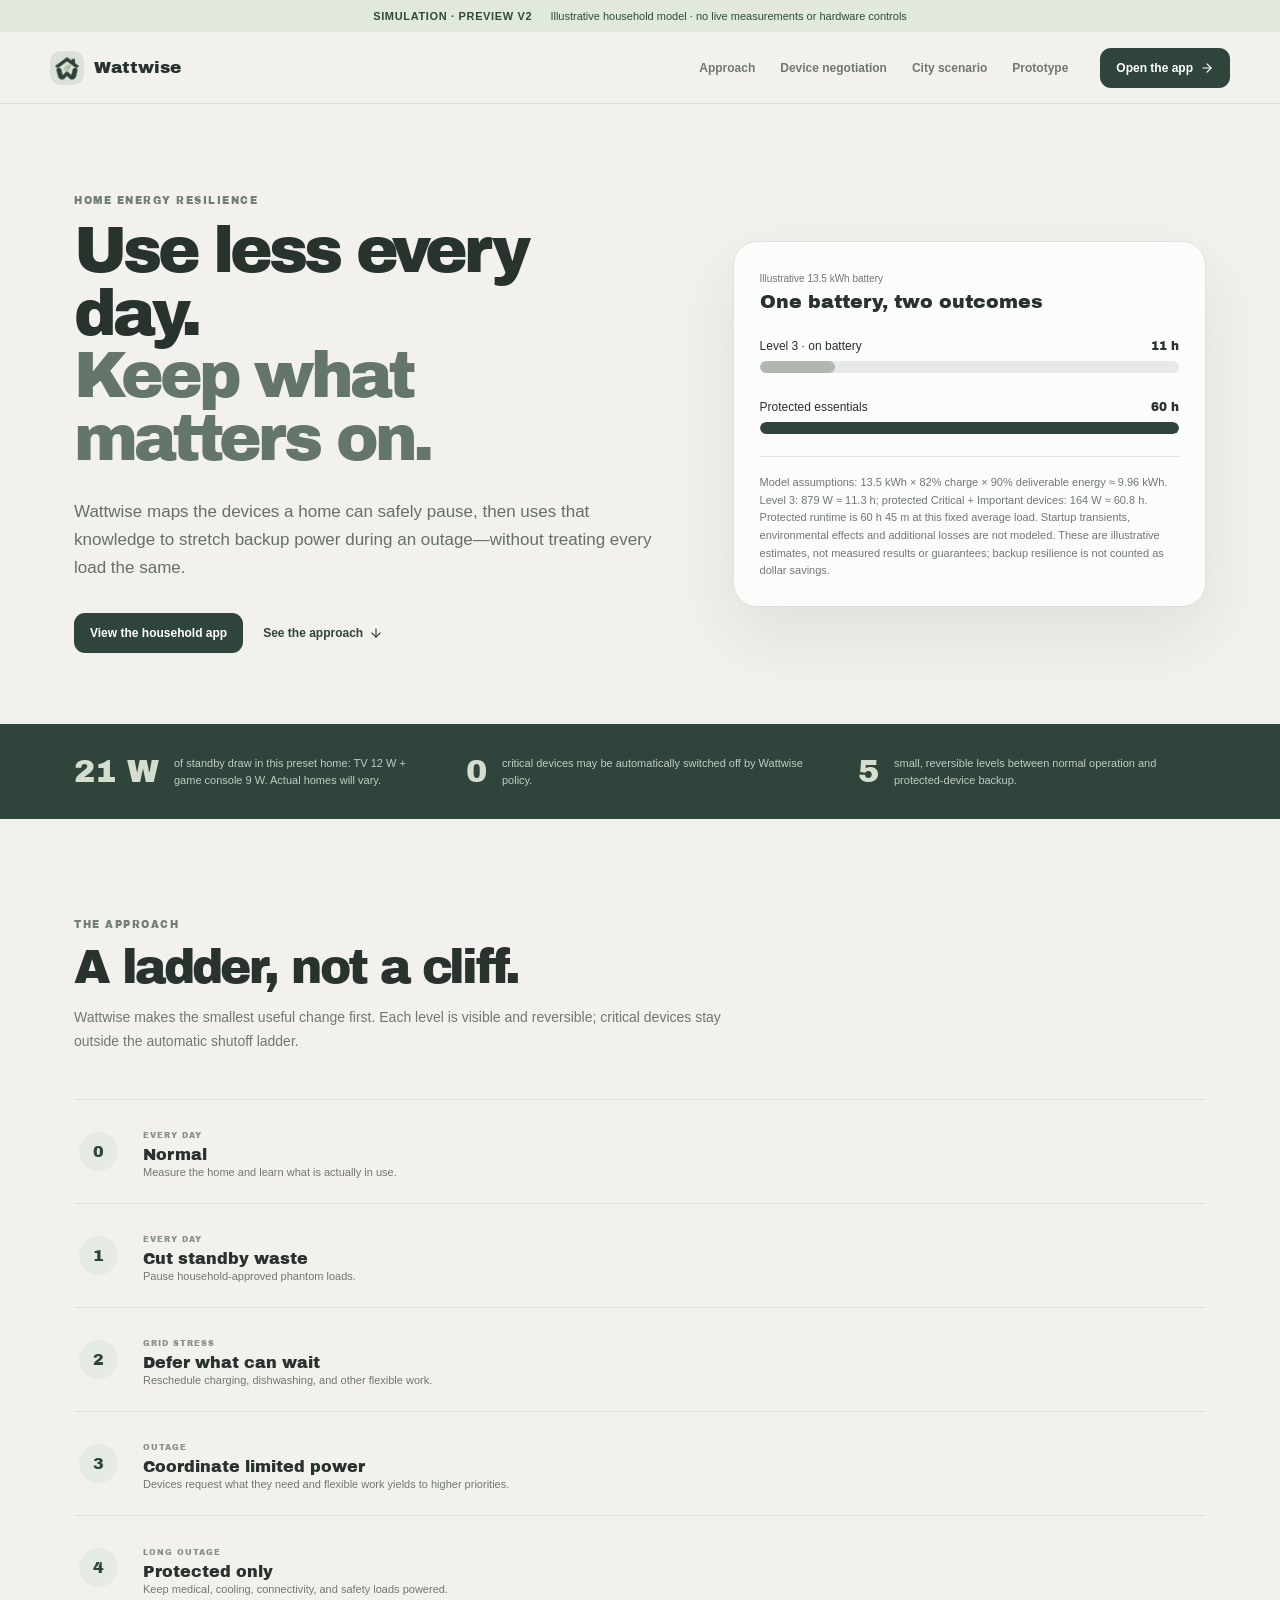
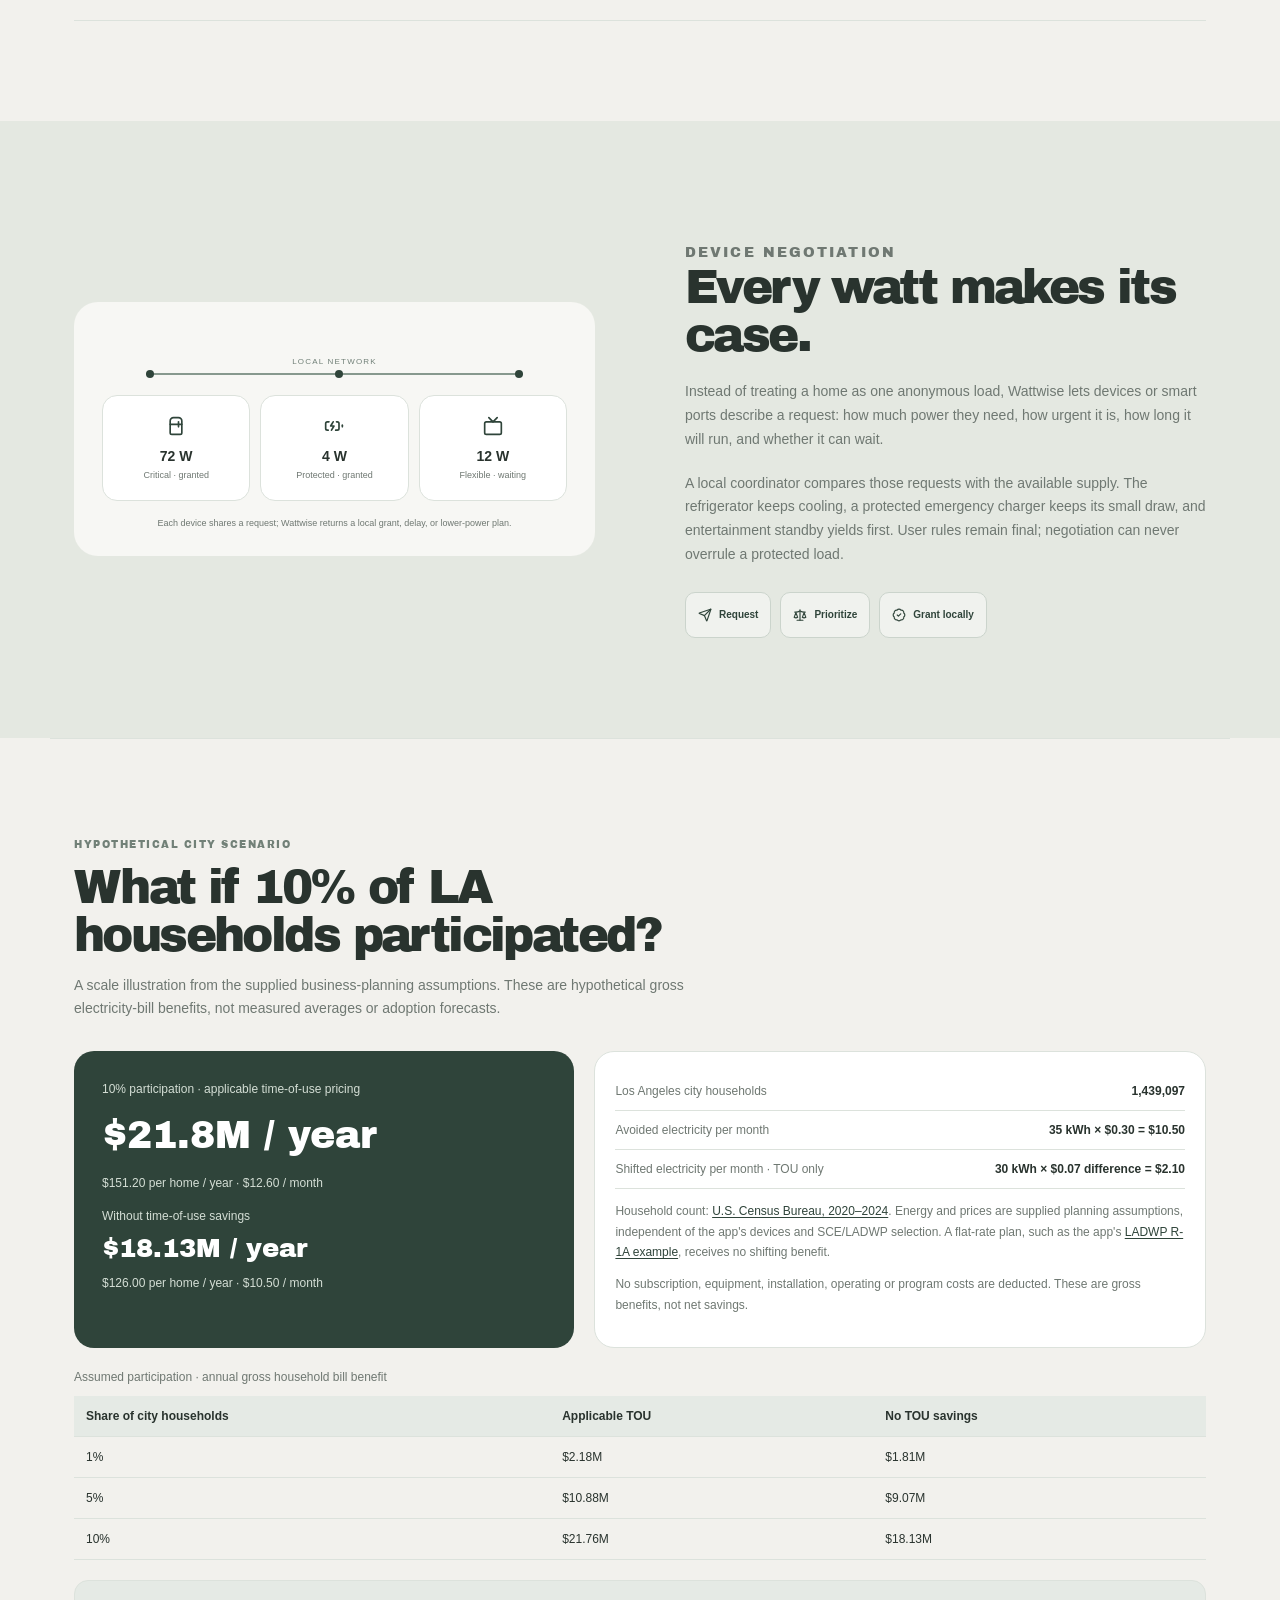
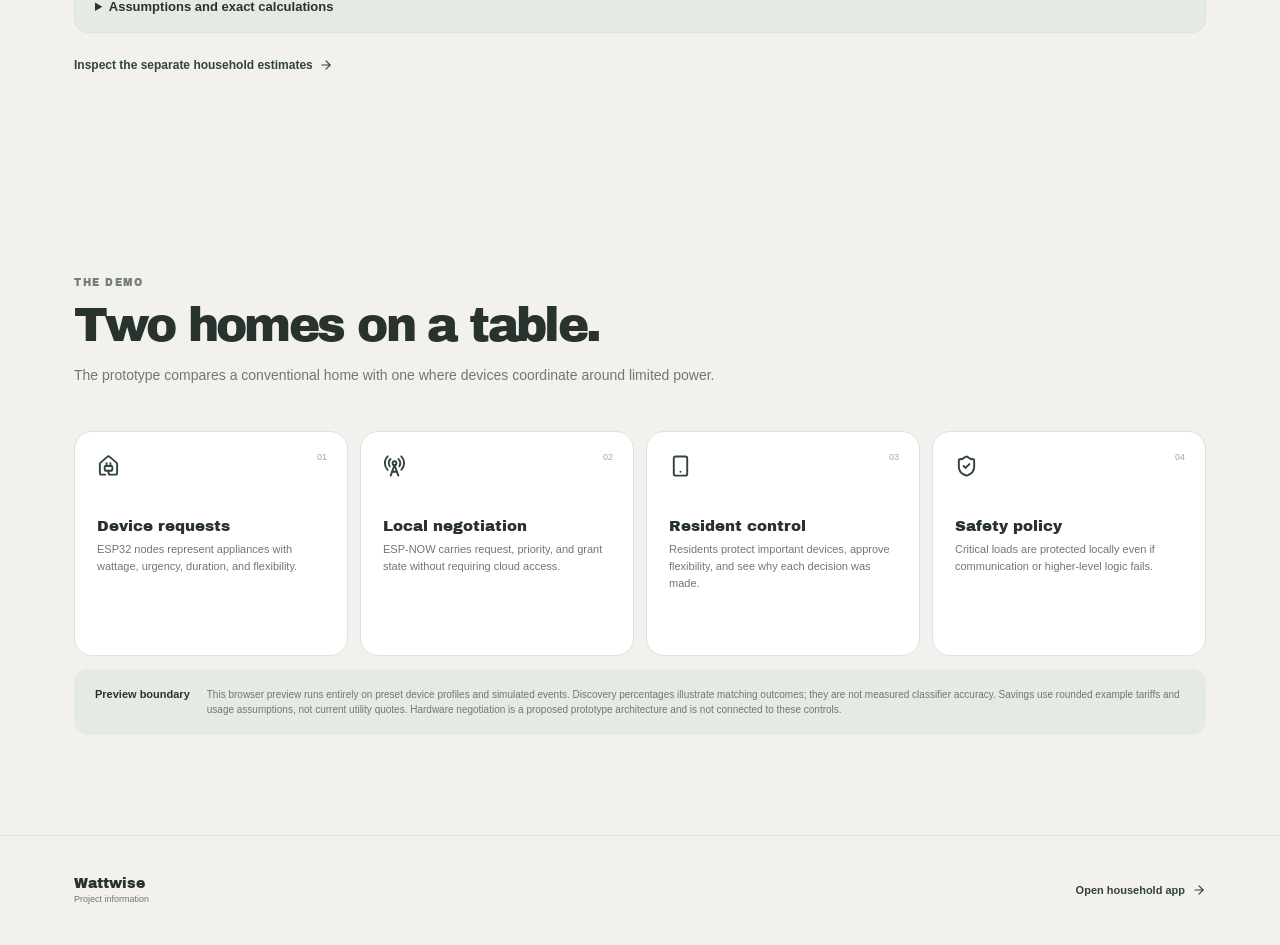
<file: info.html>
<!doctype html>
<html lang="en">
<head>
  <meta charset="utf-8">
  <meta name="viewport" content="width=device-width, initial-scale=1">
  <meta name="theme-color" content="#2f443a">
  <title>How Wattwise Works</title>
  <link rel="icon" type="image/png" href="assets/wattwise-logo.png">
  <link rel="stylesheet" href="assets/fonts.css">
  <link rel="stylesheet" href="info.css">
</head>
<body>
  <div class="info-simulation"><strong>SIMULATION · PREVIEW V2</strong><span>Illustrative household model · no live measurements or hardware controls</span></div>
  <header class="site-header">
    <a class="info-brand" href="#top"><span><img src="assets/wattwise-logo.png" alt=""></span>Wattwise</a>
    <nav aria-label="Information page"><a href="#approach">Approach</a><a href="#device-negotiation">Device negotiation</a><a href="#city-scenario">City scenario</a><a href="#prototype">Prototype</a></nav>
    <a class="app-button" href="index.html">Open the app <i data-lucide="arrow-right"></i></a>
  </header>

  <main id="top">
    <section class="hero">
      <div class="hero-copy">
        <p class="kicker">HOME ENERGY RESILIENCE</p>
        <h1>Use less every day.<br><em>Keep what matters on.</em></h1>
        <p class="hero-text">Wattwise maps the devices a home can safely pause, then uses that knowledge to stretch backup power during an outage—without treating every load the same.</p>
        <div class="hero-actions"><a class="primary-link" href="index.html">View the household app</a><a class="text-link" href="#approach">See the approach <i data-lucide="arrow-down"></i></a></div>
      </div>
      <div class="runtime-card" aria-label="Illustrative backup runtime comparison">
        <div class="runtime-top"><span>Illustrative 13.5 kWh battery</span><strong>One battery, two outcomes</strong></div>
        <div class="runtime-row"><div><span>Level 3 · on battery</span><strong>11 h</strong></div><div class="runtime-track"><i style="width:18%"></i></div></div>
        <div class="runtime-row emphasized"><div><span>Protected essentials</span><strong>60 h</strong></div><div class="runtime-track"><i style="width:100%"></i></div></div>
        <p>Model assumptions: 13.5 kWh × 82% charge × 90% deliverable energy ≈ 9.96 kWh. Level 3: 879 W ≈ 11.3 h; protected Critical + Important devices: 164 W ≈ 60.8 h. Protected runtime is 60 h 45 m at this fixed average load. Startup transients, environmental effects and additional losses are not modeled. These are illustrative estimates, not measured results or guarantees; backup resilience is not counted as dollar savings.</p>
      </div>
    </section>

    <section class="problem-band">
      <div><strong>21 W</strong><span>of standby draw in this preset home: TV 12 W + game console 9 W. Actual homes will vary.</span></div>
      <div><strong>0</strong><span>critical devices may be automatically switched off by Wattwise policy.</span></div>
      <div><strong>5</strong><span>small, reversible levels between normal operation and protected-device backup.</span></div>
    </section>

    <section class="content-section" id="approach">
      <div class="section-intro"><p class="kicker">THE APPROACH</p><h2>A ladder, not a cliff.</h2><p>Wattwise makes the smallest useful change first. Each level is visible and reversible; critical devices stay outside the automatic shutoff ladder.</p></div>
      <div class="ladder">
        <article><span>0</span><div><small>EVERY DAY</small><h3>Normal</h3><p>Measure the home and learn what is actually in use.</p></div></article>
        <article><span>1</span><div><small>EVERY DAY</small><h3>Cut standby waste</h3><p>Pause household-approved phantom loads.</p></div></article>
        <article><span>2</span><div><small>GRID STRESS</small><h3>Defer what can wait</h3><p>Reschedule charging, dishwashing, and other flexible work.</p></div></article>
        <article><span>3</span><div><small>OUTAGE</small><h3>Coordinate limited power</h3><p>Devices request what they need and flexible work yields to higher priorities.</p></div></article>
        <article><span>4</span><div><small>LONG OUTAGE</small><h3>Protected only</h3><p>Keep medical, cooling, connectivity, and safety loads powered.</p></div></article>
      </div>
    </section>

    <section class="split-section" id="device-negotiation">
      <div class="signal-visual" aria-label="Three household devices coordinating their power requests over a local network">
        <div class="signal-line"><span></span><span></span><span></span></div>
        <div class="battery-nodes"><div><i data-lucide="refrigerator"></i><b>72 W</b><small>Critical · granted</small></div><div><i data-lucide="battery-charging"></i><b>4 W</b><small>Protected · granted</small></div><div><i data-lucide="tv"></i><b>12 W</b><small>Flexible · waiting</small></div></div>
        <p>Each device shares a request; Wattwise returns a local grant, delay, or lower-power plan.</p>
      </div>
      <div class="signal-copy">
        <p class="kicker">DEVICE NEGOTIATION</p>
        <h2>Every watt makes its case.</h2>
        <p>Instead of treating a home as one anonymous load, Wattwise lets devices or smart ports describe a request: how much power they need, how urgent it is, how long it will run, and whether it can wait.</p>
        <p>A local coordinator compares those requests with the available supply. The refrigerator keeps cooling, a protected emergency charger keeps its small draw, and entertainment standby yields first. User rules remain final; negotiation can never overrule a protected load.</p>
        <div class="research-links"><span><i data-lucide="send"></i>Request</span><span><i data-lucide="scale"></i>Prioritize</span><span><i data-lucide="badge-check"></i>Grant locally</span></div>
      </div>
    </section>

    <section class="content-section city-scenario" id="city-scenario" aria-labelledby="cityScenarioTitle">
      <div class="section-intro"><p class="kicker">HYPOTHETICAL CITY SCENARIO</p><h2 id="cityScenarioTitle">What if 10% of LA households participated?</h2><p>A scale illustration from the supplied business-planning assumptions. These are hypothetical gross electricity-bill benefits, not measured averages or adoption forecasts.</p></div>
      <div class="city-scenario-grid">
        <div class="city-total"><span>10% participation · applicable time-of-use pricing</span><strong id="cityAnnualTotal">$21.8M / year</strong><p id="cityPerHome">$151.20 per home / year · $12.60 / month</p><span>Without time-of-use savings</span><strong class="city-flat-total" id="cityFlatTotal">$18.13M / year</strong><p id="cityFlatPerHome">$126.00 per home / year · $10.50 / month</p></div>
        <div class="city-assumptions"><dl><div><dt>Los Angeles city households</dt><dd id="cityHouseholds">1,439,097</dd></div><div><dt>Avoided electricity per month</dt><dd id="cityAvoided">35 kWh × $0.30 = $10.50</dd></div><div><dt>Shifted electricity per month · TOU only</dt><dd id="cityShifted">30 kWh × $0.07 difference = $2.10</dd></div></dl><p>Household count: <a class="source-link" href="https://www.census.gov/quickfacts/fact/table/losangelescitycalifornia/HSD310223">U.S. Census Bureau, 2020–2024</a>. Energy and prices are supplied planning assumptions, independent of the app's devices and SCE/LADWP selection. A flat-rate plan, such as the app's <a class="source-link" href="https://www.ladwp.com/account/customer-service/electric-rates/residential-rates">LADWP R-1A example</a>, receives no shifting benefit.</p><p>No subscription, equipment, installation, operating or program costs are deducted. These are gross benefits, not net savings.</p></div>
      </div>
      <div class="city-table-wrap"><table class="city-adoption-table"><caption>Assumed participation · annual gross household bill benefit</caption><thead><tr><th scope="col">Share of city households</th><th scope="col">Applicable TOU</th><th scope="col">No TOU savings</th></tr></thead><tbody id="cityAdoptionRows"></tbody></table></div>
      <details class="city-formula"><summary>Assumptions and exact calculations</summary><p id="cityHomeFormula"></p><p id="cityFormula"></p><p id="cityFlatFormula"></p><p>The participation shares are assumptions, not enrolled-household records. The 35 kWh avoided and 30 kWh shifted are separate monthly planning inputs; shifting does not also reduce consumption. Annual standby potential, monthly dishwasher timing, simulated four-week history and backup hours are not added to this city estimate. Backup resilience has no assigned dollar benefit.</p></details>
      <a class="text-link" href="index.html#insights">Inspect the separate household estimates <i data-lucide="arrow-right"></i></a>
    </section>

    <section class="content-section" id="prototype">
      <div class="section-intro"><p class="kicker">THE DEMO</p><h2>Two homes on a table.</h2><p>The prototype compares a conventional home with one where devices coordinate around limited power.</p></div>
      <div class="architecture">
        <article><i data-lucide="house-plug"></i><span>01</span><h3>Device requests</h3><p>ESP32 nodes represent appliances with wattage, urgency, duration, and flexibility.</p></article>
        <article><i data-lucide="radio-tower"></i><span>02</span><h3>Local negotiation</h3><p>ESP-NOW carries request, priority, and grant state without requiring cloud access.</p></article>
        <article><i data-lucide="smartphone"></i><span>03</span><h3>Resident control</h3><p>Residents protect important devices, approve flexibility, and see why each decision was made.</p></article>
        <article><i data-lucide="shield-check"></i><span>04</span><h3>Safety policy</h3><p>Critical loads are protected locally even if communication or higher-level logic fails.</p></article>
      </div>
      <div class="boundary"><strong>Preview boundary</strong><p>This browser preview runs entirely on preset device profiles and simulated events. Discovery percentages illustrate matching outcomes; they are not measured classifier accuracy. Savings use rounded example tariffs and usage assumptions, not current utility quotes. Hardware negotiation is a proposed prototype architecture and is not connected to these controls.</p></div>
    </section>
  </main>

  <footer><div><strong>Wattwise</strong><span>Project information</span></div><a href="index.html">Open household app <i data-lucide="arrow-right"></i></a></footer>
  <script src="assets/vendor/lucide.min.js"></script>
  <script src="estimates.js"></script>
  <script>
    const city = WattwiseEstimates.cityScenario();
    const cityMoney = value => value.toLocaleString("en-US", { style: "currency", currency: "USD", minimumFractionDigits: 2 });
    document.querySelector("#cityAnnualTotal").textContent = `$${(city.annualTotal / 1000000).toFixed(1)}M / year`;
    document.querySelector("#cityFlatTotal").textContent = `$${(city.flatAnnualTotal / 1000000).toFixed(2)}M / year`;
    document.querySelector("#cityHouseholds").textContent = city.households.toLocaleString("en-US");
    document.querySelector("#cityPerHome").textContent = `${cityMoney(city.annualSavingPerHome)} per home / year · ${cityMoney(city.monthlySavingPerHome)} / month`;
    document.querySelector("#cityFlatPerHome").textContent = `${cityMoney(city.flatAnnualSavingPerHome)} per home / year · ${cityMoney(city.avoidedMonthlySaving)} / month`;
    document.querySelector("#cityAvoided").textContent = `${city.avoidedKWhPerMonth} kWh × ${cityMoney(city.pricePerKWh)} = ${cityMoney(city.avoidedMonthlySaving)}`;
    document.querySelector("#cityShifted").textContent = `${city.shiftedKWhPerMonth} kWh × ${cityMoney(city.peakDiff)} difference = ${cityMoney(city.shiftedMonthlySaving)}`;
    document.querySelector("#cityHomeFormula").textContent = `Applicable TOU: (${city.avoidedKWhPerMonth} kWh × ${cityMoney(city.pricePerKWh)} + ${city.shiftedKWhPerMonth} kWh × ${cityMoney(city.peakDiff)}) × 12 = ${cityMoney(city.annualSavingPerHome)} per home per year. Without TOU savings: ${city.avoidedKWhPerMonth} kWh × ${cityMoney(city.pricePerKWh)} × 12 = ${cityMoney(city.flatAnnualSavingPerHome)}.`;
    document.querySelector("#cityFormula").textContent = `${city.households.toLocaleString("en-US")} households × ${city.adoption * 100}% × ${cityMoney(city.annualSavingPerHome)} = ${cityMoney(city.annualTotal)} per year with applicable TOU.`;
    document.querySelector("#cityFlatFormula").textContent = `${city.households.toLocaleString("en-US")} households × ${city.adoption * 100}% × ${cityMoney(city.flatAnnualSavingPerHome)} = ${cityMoney(city.flatAnnualTotal)} per year without TOU savings.`;
    document.querySelector("#cityAdoptionRows").innerHTML = [0.01, 0.05, 0.10].map(share => {
      const scenario = WattwiseEstimates.cityScenario(share);
      return `<tr><th scope="row">${share * 100}%</th><td>$${(scenario.annualTotal / 1000000).toFixed(2)}M</td><td>$${(scenario.flatAnnualTotal / 1000000).toFixed(2)}M</td></tr>`;
    }).join("");
    if (window.lucide) lucide.createIcons();
  </script>
</body>
</html>
</file>
<file: assets/fonts.css>
/* Local copy of Archivo Black (SIL OFL 1.1, via Fontsource) so the demo works without internet. Body text uses system Arial. */
@font-face { font-family: "Archivo Black"; font-style: normal; font-weight: 400; font-display: swap; src: url("fonts/archivo-black-latin-400-normal.woff2") format("woff2"); }
</file>
<file: info.css>
:root { --ink:#29332e; --muted:#6f7872; --forest:#2f443a; --sage:#aebba5; --sage-soft:#e5eae5; --stone:#f2f1ed; --card:#fff; --line:#dce2dc; }
* { box-sizing:border-box; }
html { scroll-behavior:smooth; }
body { margin:0; background:var(--stone); color:var(--ink); font-family:"Arial Unicode MS",Arial,Helvetica,sans-serif; }
a { color:inherit; text-decoration:none; }
svg { display:block; }
.site-header { position:sticky; z-index:10; top:0; height:72px; padding:0 max(24px,calc((100vw - 1180px)/2)); border-bottom:1px solid rgba(47,68,58,.1); background:rgba(242,241,237,.9); backdrop-filter:blur(18px); display:flex; align-items:center; gap:32px; }
.info-brand { display:flex; align-items:center; gap:10px; font:400 17px "Archivo Black",Arial,sans-serif; }
.info-brand span { width:34px; height:34px; padding:3px; border-radius:11px; background:#dce2d8; display:grid; place-items:center; }
.info-brand img { width:100%; height:100%; object-fit:contain; }
.site-header nav { margin-left:auto; display:flex; gap:25px; color:var(--muted); font-size:12px; font-weight:600; }
.site-header nav a:hover { color:var(--forest); }
.app-button,.primary-link { min-height:40px; padding:0 16px; border-radius:11px; background:var(--forest); color:white; display:inline-flex; align-items:center; justify-content:center; gap:7px; font-size:12px; font-weight:700; }
.app-button svg,.text-link svg,.research-links svg,footer svg { width:14px; }
main { overflow:hidden; }
.hero { max-width:1180px; min-height:620px; margin:auto; padding:90px 24px 70px; display:grid; grid-template-columns:1.1fr .9fr; gap:80px; align-items:center; }
.kicker { margin:0 0 14px; color:#728178; font-family:"Archivo Black",Arial,sans-serif; font-size:10px; font-weight:400; letter-spacing:.15em; }
.hero h1 { max-width:680px; margin:0; font:400 clamp(42px,5vw,68px)/.98 "Archivo Black",Arial,sans-serif; letter-spacing:-.065em; }
.hero h1 em { color:#64766c; font-style:normal; }
.hero-text { max-width:620px; margin:27px 0 0; color:#647069; font-size:17px; line-height:1.65; }
.hero-actions { margin-top:31px; display:flex; align-items:center; gap:20px; }
.text-link { display:inline-flex; align-items:center; gap:6px; color:var(--forest); font-size:12px; font-weight:700; }
.separation-note { max-width:520px; margin:25px 0 0; display:flex; gap:8px; color:#808984; font-size:10px; line-height:1.5; }
.separation-note svg { flex:0 0 auto; width:14px; }
.runtime-card { padding:26px; border:1px solid var(--line); border-radius:24px; background:rgba(255,255,255,.8); box-shadow:0 28px 70px rgba(40,56,47,.09); }
.runtime-top span { color:var(--muted); font-size:10px; }.runtime-top strong { display:block; margin-top:5px; font:400 19px "Archivo Black",Arial,sans-serif; }
.runtime-row { margin-top:27px; }.runtime-row>div:first-child { margin-bottom:8px; display:flex; justify-content:space-between; font-size:12px; }.runtime-row strong { font-family:"Archivo Black",Arial,sans-serif; font-weight:400; }
.runtime-track { height:12px; border-radius:99px; background:#e7e9e6; overflow:hidden; }.runtime-track i { display:block; height:100%; border-radius:inherit; background:#aeb7b0; }.runtime-row.emphasized .runtime-track i { background:var(--forest); }
.runtime-card>p { margin:22px 0 0; padding-top:17px; border-top:1px solid var(--line); color:var(--muted); font-size:9px; line-height:1.5; }
.problem-band { padding:30px max(24px,calc((100vw - 1132px)/2)); background:var(--forest); color:white; display:grid; grid-template-columns:repeat(3,1fr); gap:44px; }
.problem-band>div { display:grid; grid-template-columns:auto 1fr; gap:15px; align-items:center; }.problem-band strong { color:#d5dece; font:400 32px "Archivo Black",Arial,sans-serif; }.problem-band span { color:#c1cdc5; font-size:11px; line-height:1.5; }
.content-section { max-width:1180px; margin:auto; padding:100px 24px; }
.section-intro { max-width:670px; }.section-intro h2,.signal-copy h2 { margin:0; font:400 clamp(32px,4vw,47px)/1.02 "Archivo Black",Arial,sans-serif; letter-spacing:-.055em; }.section-intro>p:last-child,.signal-copy>p { color:var(--muted); font-size:14px; line-height:1.7; }
.ladder { margin-top:45px; border-block:1px solid var(--line); }
.ladder article { min-height:104px; padding:20px 5px; border-bottom:1px solid var(--line); display:grid; grid-template-columns:64px 1fr; align-items:center; }.ladder article:last-child { border:0; }.ladder article>span { width:39px; height:39px; border-radius:50%; background:var(--sage-soft); color:var(--forest); display:grid; place-items:center; font-family:"Archivo Black",Arial,sans-serif; font-weight:400; }.ladder small { color:#879089; font-family:"Archivo Black",Arial,sans-serif; font-size:8px; font-weight:400; letter-spacing:.13em; }.ladder h3 { margin:4px 0 3px; font:400 16px "Archivo Black",Arial,sans-serif; }.ladder p { margin:0; color:var(--muted); font-size:11px; }
.split-section { padding:100px max(24px,calc((100vw - 1132px)/2)); background:#e4e8e1; display:grid; grid-template-columns:1fr 1fr; align-items:center; gap:90px; }
.signal-visual { padding:28px; border-radius:24px; background:#f7f7f4; }
.signal-line { position:relative; height:45px; margin:0 44px; border-bottom:2px solid #87998e; }.signal-line:after { content:"LOCAL NETWORK"; position:absolute; left:50%; bottom:7px; color:#718078; font-size:8px; letter-spacing:.15em; transform:translateX(-50%); }.signal-line span { position:absolute; bottom:-5px; width:8px; height:8px; border-radius:50%; background:var(--forest); }.signal-line span:nth-child(1){left:0}.signal-line span:nth-child(2){left:50%}.signal-line span:nth-child(3){right:0}
.battery-nodes { margin-top:20px; display:grid; grid-template-columns:repeat(3,1fr); gap:10px; }.battery-nodes div { padding:18px 8px; border:1px solid var(--line); border-radius:15px; background:white; text-align:center; }.battery-nodes svg { width:20px; margin:0 auto 10px; color:var(--forest); }.battery-nodes b { display:block; font-size:14px; }.battery-nodes small { color:var(--muted); font-size:9px; }.signal-visual>p { margin:17px 0 0; color:var(--muted); text-align:center; font-size:9px; }
.signal-copy>p { margin:20px 0 0; }.research-links { margin-top:25px; display:flex; flex-wrap:wrap; gap:9px; }.research-links span { padding:10px 12px; border:1px solid #cbd4cc; border-radius:10px; display:flex; align-items:center; gap:7px; color:var(--forest); background:rgba(255,255,255,.42); font-size:10px; font-weight:700; }.research-links svg { width:14px; }
.architecture { margin-top:43px; display:grid; grid-template-columns:repeat(4,1fr); gap:12px; }.architecture article { position:relative; min-height:225px; padding:22px; border:1px solid var(--line); border-radius:18px; background:var(--card); }.architecture article>svg { width:23px; color:var(--forest); }.architecture article>span { position:absolute; top:20px; right:20px; color:#a0aaa3; font-size:9px; }.architecture h3 { margin:40px 0 7px; font:400 15px "Archivo Black",Arial,sans-serif; }.architecture p { margin:0; color:var(--muted); font-size:11px; line-height:1.55; }
.boundary { margin-top:13px; padding:18px 21px; border-radius:14px; background:var(--sage-soft); display:flex; gap:17px; align-items:baseline; }.boundary strong { white-space:nowrap; font-size:11px; }.boundary p { margin:0; color:var(--muted); font-size:10px; line-height:1.5; }
footer { min-height:110px; padding:0 max(24px,calc((100vw - 1132px)/2)); border-top:1px solid var(--line); display:flex; align-items:center; justify-content:space-between; }footer strong,footer span { display:block; }footer strong { font:400 14px "Archivo Black",Arial,sans-serif; }footer span { margin-top:3px; color:var(--muted); font-size:9px; }footer a { display:flex; align-items:center; gap:7px; color:var(--forest); font-size:11px; font-weight:700; }
@media(max-width:800px){.site-header{height:64px;padding:0 15px}.site-header nav{display:none}.app-button{margin-left:auto;min-height:36px;padding:0 11px}.hero{min-height:0;padding:62px 18px 55px;grid-template-columns:1fr;gap:42px}.hero h1{font-size:42px}.hero-text{font-size:14px}.problem-band{padding:28px 18px;grid-template-columns:1fr;gap:23px}.content-section{padding:70px 18px}.split-section{padding:70px 18px;grid-template-columns:1fr;gap:48px}.architecture{grid-template-columns:1fr 1fr}.boundary{align-items:flex-start;flex-direction:column;gap:6px}footer{padding:0 18px}}
@media(max-width:430px){.info-brand{font-size:0}.site-header .app-button{font-size:10px}.hero h1{font-size:36px}.hero-actions{align-items:stretch;flex-direction:column}.primary-link{width:100%}.text-link{justify-content:center}.runtime-card{padding:20px}.architecture{grid-template-columns:1fr}.battery-nodes{gap:5px}.battery-nodes div{padding:14px 4px}.research-links{flex-direction:column}.research-links a{justify-content:center}}
@media(prefers-reduced-motion:reduce){*{scroll-behavior:auto!important}}

.info-simulation { padding:10px 24px; background:#e0e9db; color:#304a37; display:flex; justify-content:center; flex-wrap:wrap; gap:8px 18px; font-size:11px; }.info-simulation strong { letter-spacing:.06em; }.runtime-card>p { font-size:11px; line-height:1.6; }

.city-scenario { border-top:1px solid var(--line); }
.city-scenario-grid { margin-top:30px; display:grid; grid-template-columns:.9fr 1.1fr; gap:20px; }
.city-total { padding:28px; border-radius:20px; background:var(--forest); color:white; }.city-total>span { font-size:12px; color:#d4ded5; }.city-total>strong { display:block; margin:18px 0; font:400 clamp(25px,3vw,38px) "Archivo Black",Arial,sans-serif; }.city-total>p { color:#d4ded5; font-size:12px; line-height:1.65; }
.city-assumptions { padding:20px; border:1px solid var(--line); border-radius:20px; background:white; }.city-assumptions dl { margin:0; }.city-assumptions dl>div { display:flex; justify-content:space-between; flex-wrap:wrap; gap:8px 16px; padding:12px 0; border-bottom:1px solid var(--line); font-size:12px; }.city-assumptions dt { color:var(--muted); }.city-assumptions dd { margin:0; font-weight:700; }.city-assumptions p,.city-formula p { color:var(--muted); font-size:12px; line-height:1.7; }
.city-formula { margin:20px 0; padding:18px 20px; border:1px solid var(--line); border-radius:14px; background:#e5eae5; }.city-formula summary { cursor:pointer; font-size:13px; font-weight:700; }.city-formula p:last-child { margin-bottom:0; }
@media(max-width:800px){.city-scenario-grid{grid-template-columns:1fr}.city-total{padding:24px}}
.city-total>.city-flat-total { margin:10px 0; font-size:26px; }
.city-table-wrap { margin-top:22px; overflow-x:auto; }.city-adoption-table { width:100%; border-collapse:collapse; font-size:12px; text-align:left; }.city-adoption-table caption { padding:0 0 12px; text-align:left; color:var(--muted); }.city-adoption-table th,.city-adoption-table td { padding:13px 12px; border-bottom:1px solid var(--line); }.city-adoption-table thead { background:var(--sage-soft); }.city-adoption-table tbody th { font-weight:500; }

.city-assumptions .source-link { color:var(--forest); text-decoration:underline; text-underline-offset:2px; }
</file>
